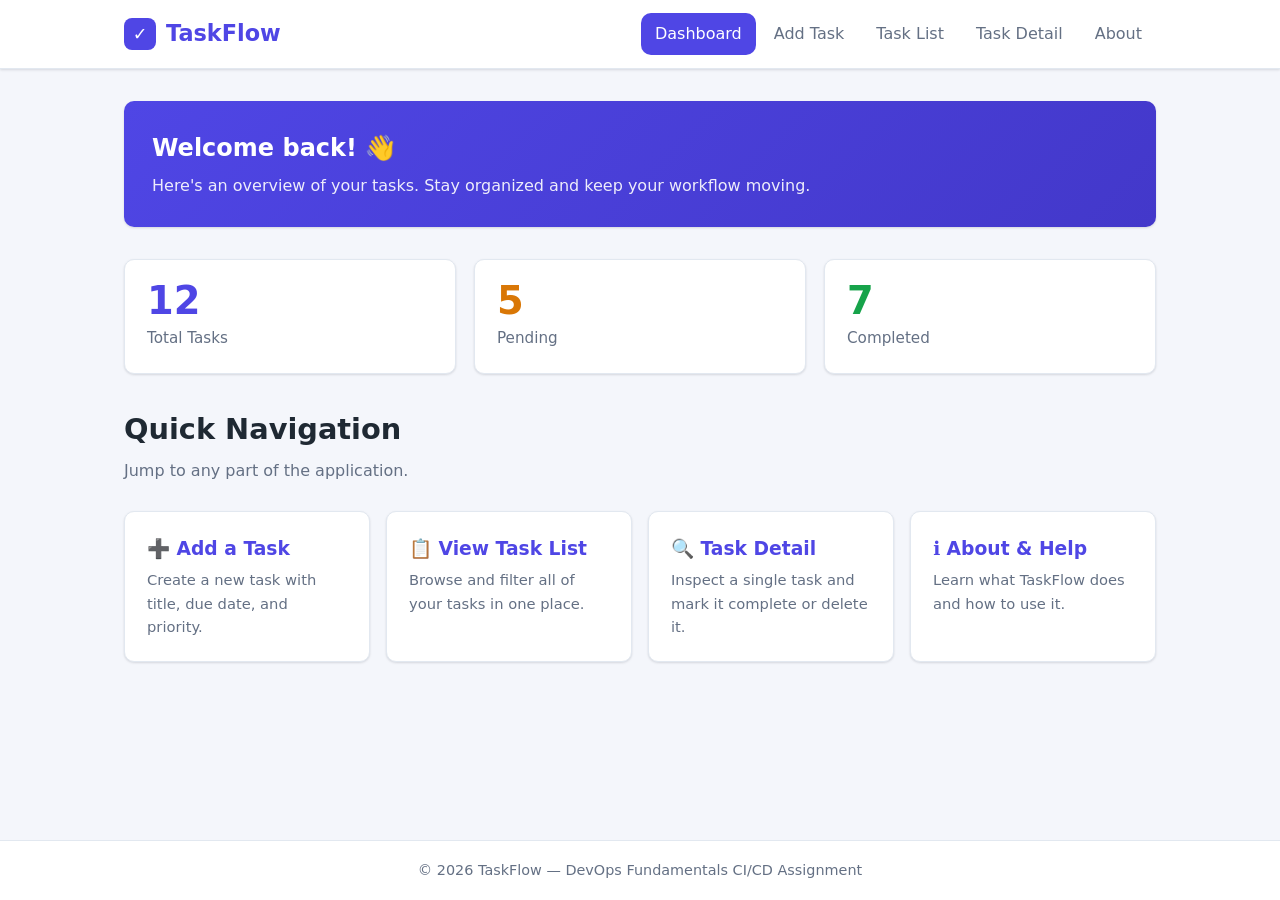
<file: index.html>
<!DOCTYPE html>
<html lang="en">
<head>
  <meta charset="UTF-8" />
  <meta name="viewport" content="width=device-width, initial-scale=1.0" />
  <title>TaskFlow — Home / Dashboard</title>
  <link rel="stylesheet" href="style.css" />
</head>
<body>
  <header>
    <div class="nav-container">
      <a href="index.html" class="brand"><span class="logo">✓</span> TaskFlow</a>
      <nav>
        <ul>
          <li><a href="index.html" class="active">Dashboard</a></li>
          <li><a href="add-task.html">Add Task</a></li>
          <li><a href="task-list.html">Task List</a></li>
          <li><a href="task-detail.html">Task Detail</a></li>
          <li><a href="about.html">About</a></li>
        </ul>
      </nav>
    </div>
  </header>

  <main>
    <div class="welcome">
      <h2>Welcome back! 👋</h2>
      <p>Here's an overview of your tasks. Stay organized and keep your workflow moving.</p>
    </div>

    <section class="stat-grid">
      <div class="card stat-card total">
        <div class="stat-value">12</div>
        <div class="stat-label">Total Tasks</div>
      </div>
      <div class="card stat-card pending">
        <div class="stat-value">5</div>
        <div class="stat-label">Pending</div>
      </div>
      <div class="card stat-card completed">
        <div class="stat-value">7</div>
        <div class="stat-label">Completed</div>
      </div>
    </section>

    <h2 class="page-title">Quick Navigation</h2>
    <p class="page-subtitle">Jump to any part of the application.</p>

    <section class="link-grid">
      <a href="add-task.html" class="card link-card">
        <h3>➕ Add a Task</h3>
        <p>Create a new task with title, due date, and priority.</p>
      </a>
      <a href="task-list.html" class="card link-card">
        <h3>📋 View Task List</h3>
        <p>Browse and filter all of your tasks in one place.</p>
      </a>
      <a href="task-detail.html" class="card link-card">
        <h3>🔍 Task Detail</h3>
        <p>Inspect a single task and mark it complete or delete it.</p>
      </a>
      <a href="about.html" class="card link-card">
        <h3>ℹ️ About &amp; Help</h3>
        <p>Learn what TaskFlow does and how to use it.</p>
      </a>
    </section>
  </main>

  <footer>
    &copy; 2026 TaskFlow — DevOps Fundamentals CI/CD Assignment
  </footer>
</body>
</html>
</file>
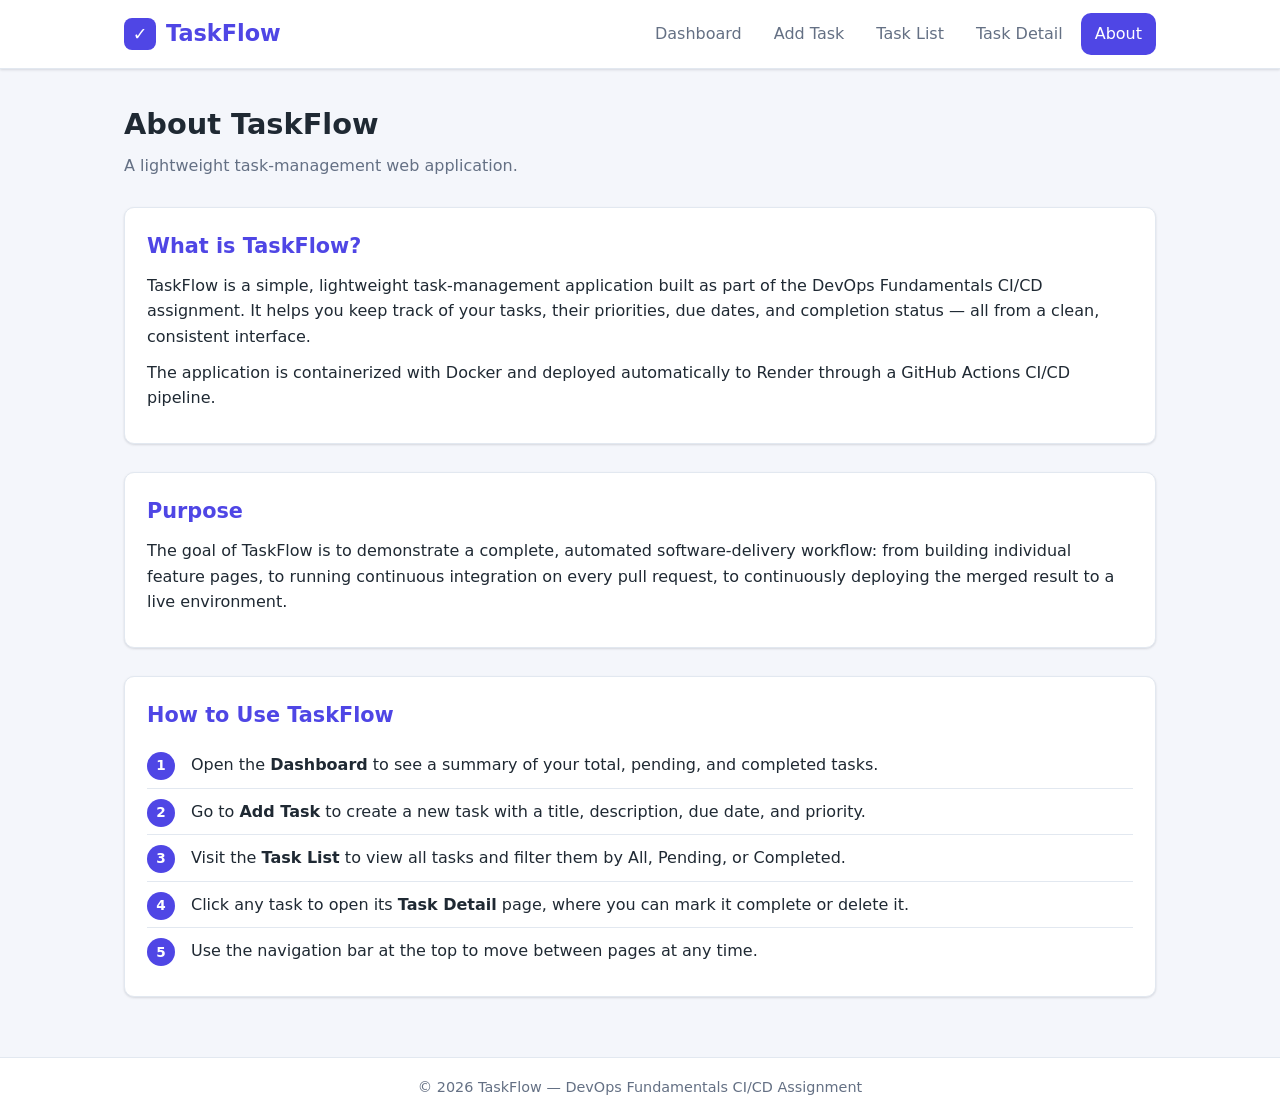
<file: about.html>
<!DOCTYPE html>
<html lang="en">
<head>
  <meta charset="UTF-8" />
  <meta name="viewport" content="width=device-width, initial-scale=1.0" />
  <title>TaskFlow — About / Help</title>
  <link rel="stylesheet" href="style.css" />
</head>
<body>
  <header>
    <div class="nav-container">
      <a href="index.html" class="brand"><span class="logo">✓</span> TaskFlow</a>
      <nav>
        <ul>
          <li><a href="index.html">Dashboard</a></li>
          <li><a href="add-task.html">Add Task</a></li>
          <li><a href="task-list.html">Task List</a></li>
          <li><a href="task-detail.html">Task Detail</a></li>
          <li><a href="about.html" class="active">About</a></li>
        </ul>
      </nav>
    </div>
  </header>

  <main>
    <h1 class="page-title">About TaskFlow</h1>
    <p class="page-subtitle">A lightweight task-management web application.</p>

    <div class="card about-section">
      <h2>What is TaskFlow?</h2>
      <p>
        TaskFlow is a simple, lightweight task-management application built as part of the
        DevOps Fundamentals CI/CD assignment. It helps you keep track of your tasks, their
        priorities, due dates, and completion status — all from a clean, consistent interface.
      </p>
      <p>
        The application is containerized with Docker and deployed automatically to Render
        through a GitHub Actions CI/CD pipeline.
      </p>
    </div>

    <div class="card about-section">
      <h2>Purpose</h2>
      <p>
        The goal of TaskFlow is to demonstrate a complete, automated software-delivery workflow:
        from building individual feature pages, to running continuous integration on every pull
        request, to continuously deploying the merged result to a live environment.
      </p>
    </div>

    <div class="card about-section">
      <h2>How to Use TaskFlow</h2>
      <ol class="steps">
        <li>Open the <strong>Dashboard</strong> to see a summary of your total, pending, and completed tasks.</li>
        <li>Go to <strong>Add Task</strong> to create a new task with a title, description, due date, and priority.</li>
        <li>Visit the <strong>Task List</strong> to view all tasks and filter them by All, Pending, or Completed.</li>
        <li>Click any task to open its <strong>Task Detail</strong> page, where you can mark it complete or delete it.</li>
        <li>Use the navigation bar at the top to move between pages at any time.</li>
      </ol>
    </div>
  </main>

  <footer>
    &copy; 2026 TaskFlow — DevOps Fundamentals CI/CD Assignment
  </footer>
</body>
</html>
</file>
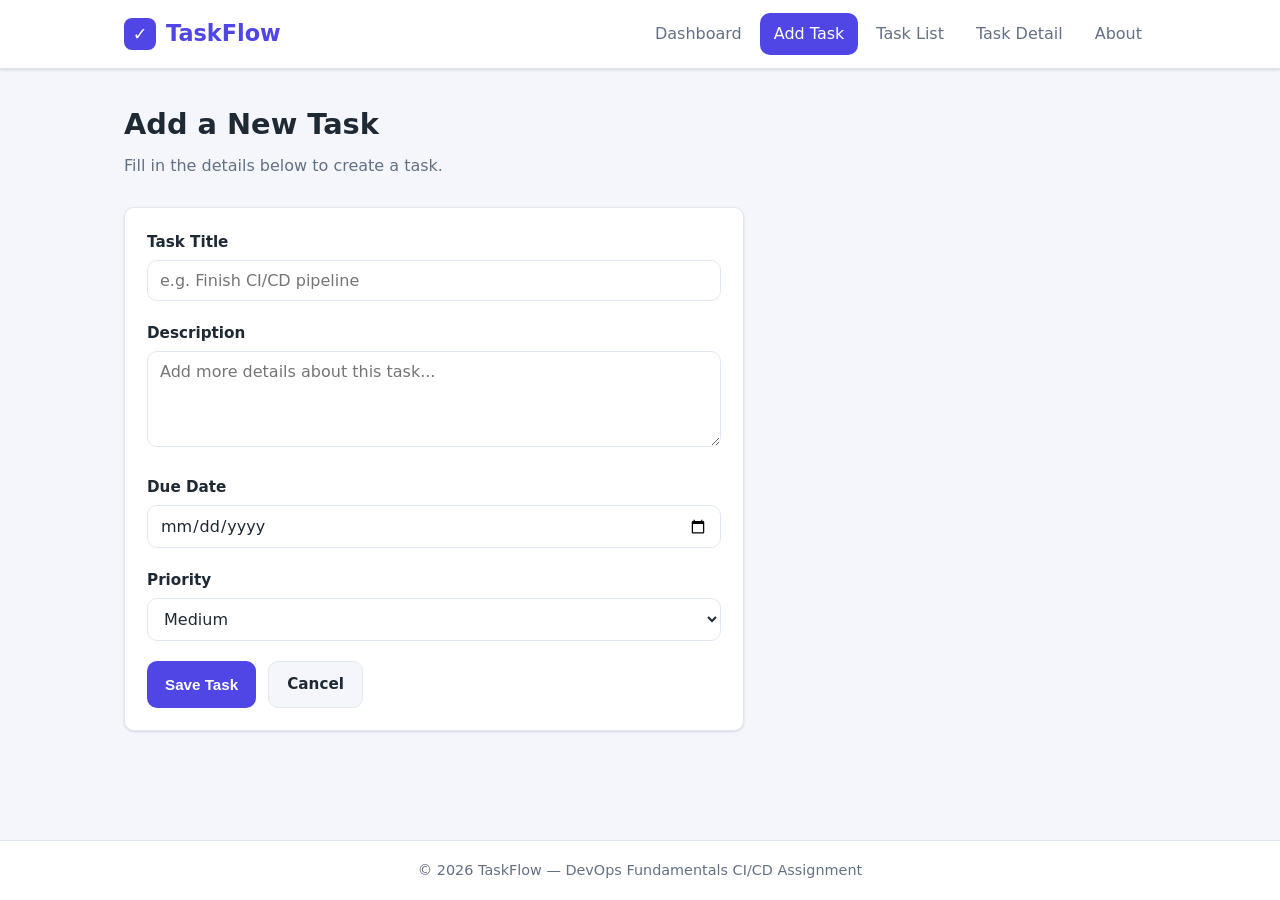
<file: add-task.html>
<!DOCTYPE html>
<html lang="en">
<head>
  <meta charset="UTF-8" />
  <meta name="viewport" content="width=device-width, initial-scale=1.0" />
  <title>TaskFlow — Add Task</title>
  <link rel="stylesheet" href="style.css" />
</head>
<body>
  <header>
    <div class="nav-container">
      <a href="index.html" class="brand"><span class="logo">✓</span> TaskFlow</a>
      <nav>
        <ul>
          <li><a href="index.html">Dashboard</a></li>
          <li><a href="add-task.html" class="active">Add Task</a></li>
          <li><a href="task-list.html">Task List</a></li>
          <li><a href="task-detail.html">Task Detail</a></li>
          <li><a href="about.html">About</a></li>
        </ul>
      </nav>
    </div>
  </header>

  <main>
    <h1 class="page-title">Add a New Task</h1>
    <p class="page-subtitle">Fill in the details below to create a task.</p>

    <div class="card form-card">
      <form action="task-list.html" method="get">
        <div class="form-group">
          <label for="title">Task Title</label>
          <input type="text" id="title" name="title" placeholder="e.g. Finish CI/CD pipeline" required />
        </div>

        <div class="form-group">
          <label for="description">Description</label>
          <textarea id="description" name="description" placeholder="Add more details about this task..."></textarea>
        </div>

        <div class="form-group">
          <label for="due-date">Due Date</label>
          <input type="date" id="due-date" name="due_date" required />
        </div>

        <div class="form-group">
          <label for="priority">Priority</label>
          <select id="priority" name="priority">
            <option value="high">High</option>
            <option value="medium" selected>Medium</option>
            <option value="low">Low</option>
          </select>
        </div>

        <div class="form-actions">
          <button type="submit" class="btn btn-primary">Save Task</button>
          <a href="index.html" class="btn btn-secondary">Cancel</a>
        </div>
      </form>
    </div>
  </main>

  <footer>
    &copy; 2026 TaskFlow — DevOps Fundamentals CI/CD Assignment
  </footer>
</body>
</html>
</file>
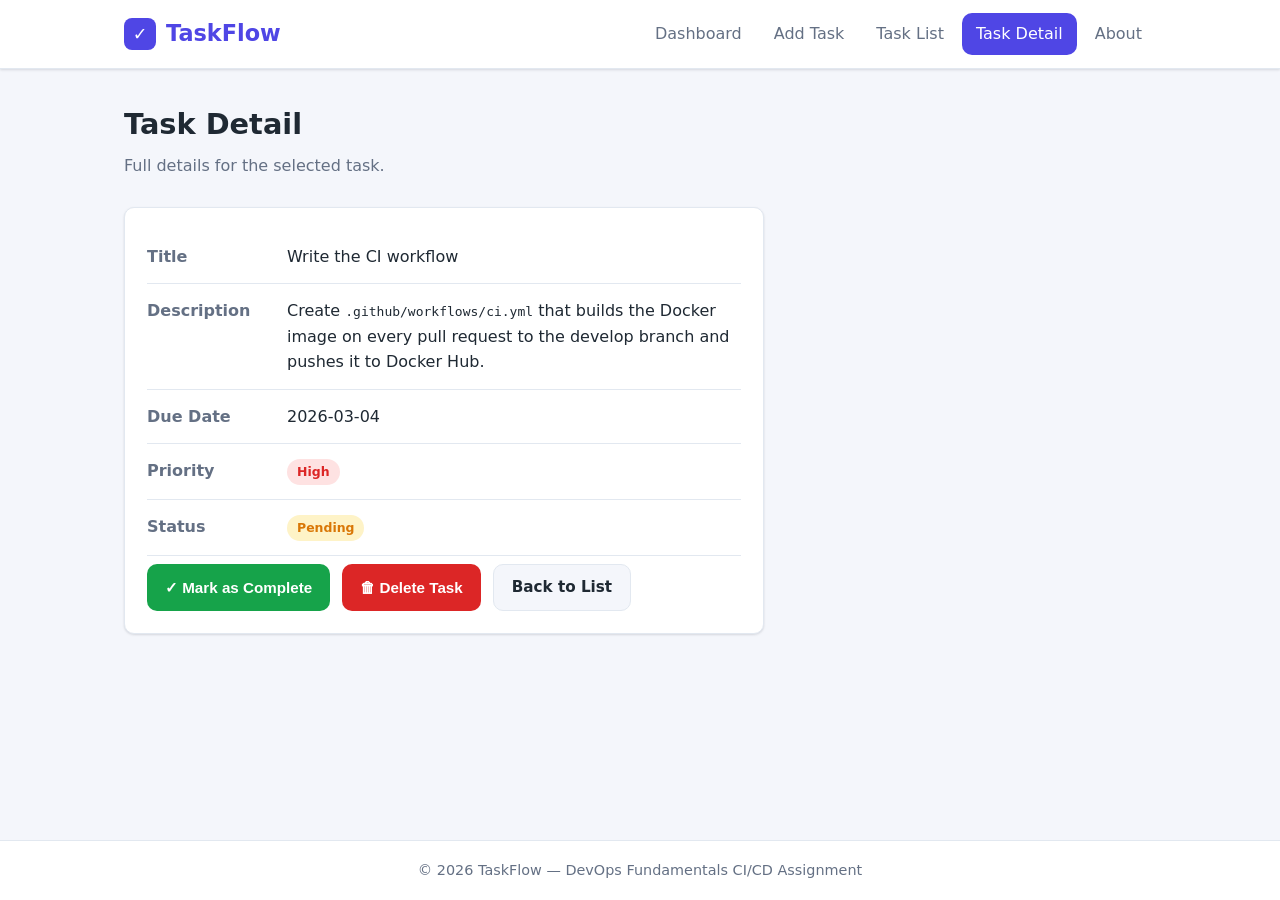
<file: task-detail.html>
<!DOCTYPE html>
<html lang="en">
<head>
  <meta charset="UTF-8" />
  <meta name="viewport" content="width=device-width, initial-scale=1.0" />
  <title>TaskFlow — Task Detail</title>
  <link rel="stylesheet" href="style.css" />
</head>
<body>
  <header>
    <div class="nav-container">
      <a href="index.html" class="brand"><span class="logo">✓</span> TaskFlow</a>
      <nav>
        <ul>
          <li><a href="index.html">Dashboard</a></li>
          <li><a href="add-task.html">Add Task</a></li>
          <li><a href="task-list.html">Task List</a></li>
          <li><a href="task-detail.html" class="active">Task Detail</a></li>
          <li><a href="about.html">About</a></li>
        </ul>
      </nav>
    </div>
  </header>

  <main>
    <h1 class="page-title">Task Detail</h1>
    <p class="page-subtitle">Full details for the selected task.</p>

    <div class="card detail-card">
      <div class="detail-row">
        <div class="detail-label">Title</div>
        <div class="detail-value">Write the CI workflow</div>
      </div>
      <div class="detail-row">
        <div class="detail-label">Description</div>
        <div class="detail-value">
          Create <code>.github/workflows/ci.yml</code> that builds the Docker image
          on every pull request to the develop branch and pushes it to Docker Hub.
        </div>
      </div>
      <div class="detail-row">
        <div class="detail-label">Due Date</div>
        <div class="detail-value">2026-03-04</div>
      </div>
      <div class="detail-row">
        <div class="detail-label">Priority</div>
        <div class="detail-value"><span class="badge badge-high">High</span></div>
      </div>
      <div class="detail-row">
        <div class="detail-label">Status</div>
        <div class="detail-value"><span class="badge badge-pending">Pending</span></div>
      </div>

      <div class="form-actions">
        <button type="button" class="btn btn-success">✓ Mark as Complete</button>
        <button type="button" class="btn btn-danger">🗑 Delete Task</button>
        <a href="task-list.html" class="btn btn-secondary">Back to List</a>
      </div>
    </div>
  </main>

  <footer>
    &copy; 2026 TaskFlow — DevOps Fundamentals CI/CD Assignment
  </footer>
</body>
</html>
</file>
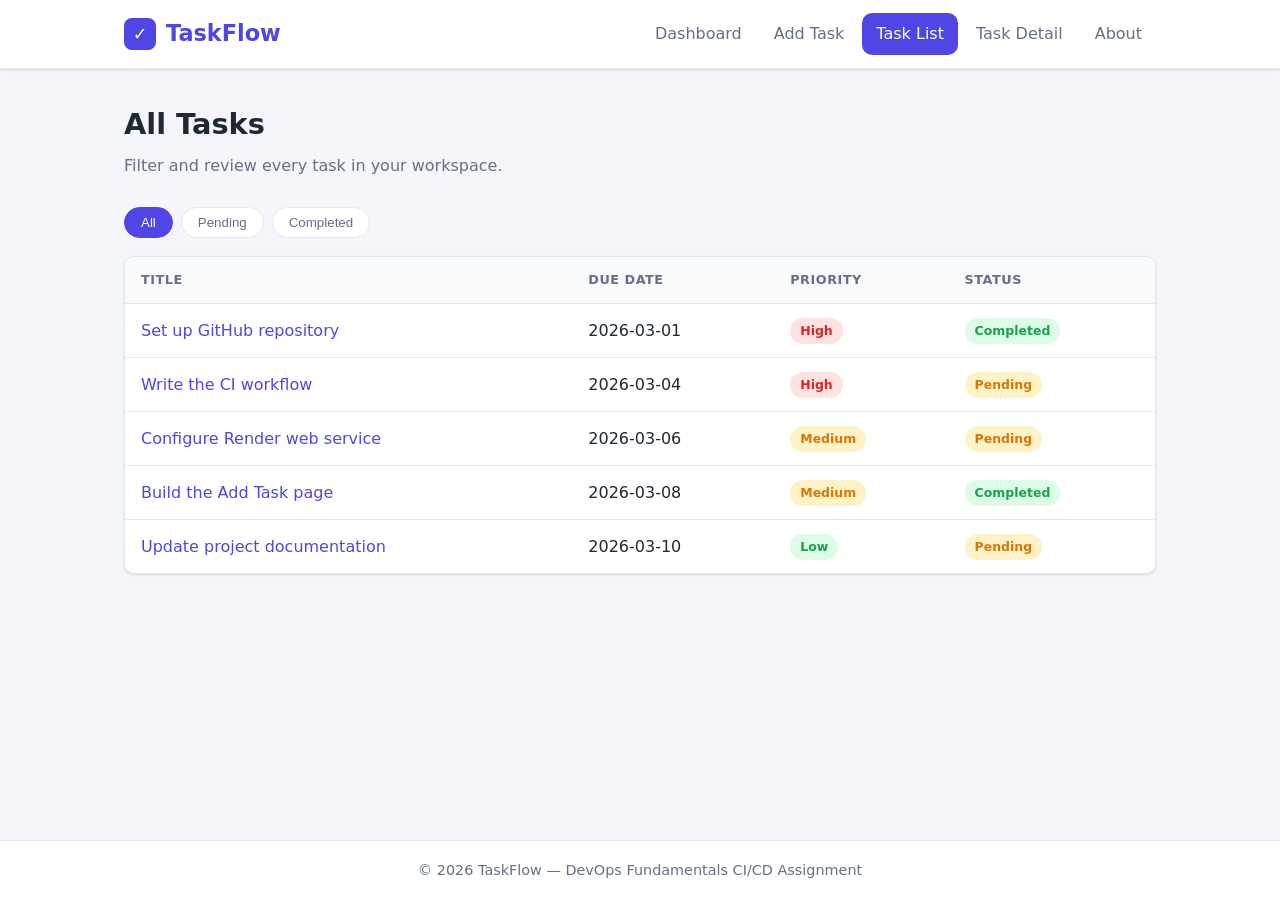
<file: task-list.html>
<!DOCTYPE html>
<html lang="en">
<head>
  <meta charset="UTF-8" />
  <meta name="viewport" content="width=device-width, initial-scale=1.0" />
  <title>TaskFlow — Task List</title>
  <link rel="stylesheet" href="style.css" />
</head>
<body>
  <header>
    <div class="nav-container">
      <a href="index.html" class="brand"><span class="logo">✓</span> TaskFlow</a>
      <nav>
        <ul>
          <li><a href="index.html">Dashboard</a></li>
          <li><a href="add-task.html">Add Task</a></li>
          <li><a href="task-list.html" class="active">Task List</a></li>
          <li><a href="task-detail.html">Task Detail</a></li>
          <li><a href="about.html">About</a></li>
        </ul>
      </nav>
    </div>
  </header>

  <main>
    <h1 class="page-title">All Tasks</h1>
    <p class="page-subtitle">Filter and review every task in your workspace.</p>

    <div class="filter-bar">
      <button class="filter-btn active">All</button>
      <button class="filter-btn">Pending</button>
      <button class="filter-btn">Completed</button>
    </div>

    <div class="table-wrap">
      <table>
        <thead>
          <tr>
            <th>Title</th>
            <th>Due Date</th>
            <th>Priority</th>
            <th>Status</th>
          </tr>
        </thead>
        <tbody>
          <tr>
            <td><a href="task-detail.html">Set up GitHub repository</a></td>
            <td>2026-03-01</td>
            <td><span class="badge badge-high">High</span></td>
            <td><span class="badge badge-completed">Completed</span></td>
          </tr>
          <tr>
            <td><a href="task-detail.html">Write the CI workflow</a></td>
            <td>2026-03-04</td>
            <td><span class="badge badge-high">High</span></td>
            <td><span class="badge badge-pending">Pending</span></td>
          </tr>
          <tr>
            <td><a href="task-detail.html">Configure Render web service</a></td>
            <td>2026-03-06</td>
            <td><span class="badge badge-medium">Medium</span></td>
            <td><span class="badge badge-pending">Pending</span></td>
          </tr>
          <tr>
            <td><a href="task-detail.html">Build the Add Task page</a></td>
            <td>2026-03-08</td>
            <td><span class="badge badge-medium">Medium</span></td>
            <td><span class="badge badge-completed">Completed</span></td>
          </tr>
          <tr>
            <td><a href="task-detail.html">Update project documentation</a></td>
            <td>2026-03-10</td>
            <td><span class="badge badge-low">Low</span></td>
            <td><span class="badge badge-pending">Pending</span></td>
          </tr>
        </tbody>
      </table>
    </div>
  </main>

  <footer>
    &copy; 2026 TaskFlow — DevOps Fundamentals CI/CD Assignment
  </footer>
</body>
</html>
</file>
<file: style.css>
/* ============================================================
   TaskFlow - Shared Stylesheet (style.css)
   Consistent look & feel across all five pages.
   ============================================================ */

:root {
  --bg: #f4f6fb;
  --surface: #ffffff;
  --primary: #4f46e5;
  --primary-dark: #4338ca;
  --text: #1f2933;
  --muted: #647084;
  --border: #e2e8f0;
  --success: #16a34a;
  --warning: #d97706;
  --danger: #dc2626;
  --high: #dc2626;
  --medium: #d97706;
  --low: #16a34a;
  --radius: 10px;
  --shadow: 0 1px 3px rgba(16, 24, 40, 0.08), 0 1px 2px rgba(16, 24, 40, 0.06);
}

* {
  box-sizing: border-box;
  margin: 0;
  padding: 0;
}

body {
  font-family: "Segoe UI", system-ui, -apple-system, Roboto, Helvetica, Arial, sans-serif;
  background: var(--bg);
  color: var(--text);
  line-height: 1.6;
  min-height: 100vh;
  display: flex;
  flex-direction: column;
}

/* ---------- Header & Navigation ---------- */
header {
  background: var(--surface);
  border-bottom: 1px solid var(--border);
  box-shadow: var(--shadow);
}

.nav-container {
  max-width: 1080px;
  margin: 0 auto;
  padding: 0 24px;
  display: flex;
  align-items: center;
  justify-content: space-between;
  flex-wrap: wrap;
}

.brand {
  display: flex;
  align-items: center;
  gap: 10px;
  padding: 16px 0;
  font-size: 1.4rem;
  font-weight: 700;
  color: var(--primary);
  text-decoration: none;
}

.brand .logo {
  width: 32px;
  height: 32px;
  background: var(--primary);
  color: #fff;
  border-radius: 8px;
  display: grid;
  place-items: center;
  font-size: 1.1rem;
}

nav ul {
  list-style: none;
  display: flex;
  gap: 4px;
  flex-wrap: wrap;
}

nav a {
  display: block;
  padding: 8px 14px;
  border-radius: var(--radius);
  text-decoration: none;
  color: var(--muted);
  font-weight: 500;
  transition: background 0.15s, color 0.15s;
}

nav a:hover {
  background: var(--bg);
  color: var(--text);
}

nav a.active {
  background: var(--primary);
  color: #fff;
}

/* ---------- Layout ---------- */
main {
  flex: 1;
  max-width: 1080px;
  width: 100%;
  margin: 0 auto;
  padding: 32px 24px;
}

.page-title {
  font-size: 1.8rem;
  margin-bottom: 6px;
}

.page-subtitle {
  color: var(--muted);
  margin-bottom: 28px;
}

/* ---------- Cards & Stat Grid ---------- */
.stat-grid {
  display: grid;
  grid-template-columns: repeat(auto-fit, minmax(200px, 1fr));
  gap: 18px;
  margin-bottom: 32px;
}

.card {
  background: var(--surface);
  border: 1px solid var(--border);
  border-radius: var(--radius);
  padding: 22px;
  box-shadow: var(--shadow);
}

.stat-card .stat-value {
  font-size: 2.4rem;
  font-weight: 700;
  line-height: 1;
}

.stat-card .stat-label {
  color: var(--muted);
  margin-top: 6px;
  font-size: 0.95rem;
}

.stat-card.total .stat-value { color: var(--primary); }
.stat-card.pending .stat-value { color: var(--warning); }
.stat-card.completed .stat-value { color: var(--success); }

.welcome {
  background: linear-gradient(135deg, var(--primary), var(--primary-dark));
  color: #fff;
  border-radius: var(--radius);
  padding: 28px;
  margin-bottom: 32px;
  box-shadow: var(--shadow);
}

.welcome h2 { font-size: 1.5rem; margin-bottom: 6px; }
.welcome p { opacity: 0.9; }

/* ---------- Quick Links ---------- */
.link-grid {
  display: grid;
  grid-template-columns: repeat(auto-fit, minmax(220px, 1fr));
  gap: 16px;
}

.link-card {
  display: block;
  text-decoration: none;
  color: inherit;
  transition: transform 0.15s, box-shadow 0.15s;
}

.link-card:hover {
  transform: translateY(-2px);
  box-shadow: 0 6px 16px rgba(16, 24, 40, 0.12);
}

.link-card h3 { color: var(--primary); margin-bottom: 4px; }
.link-card p { color: var(--muted); font-size: 0.92rem; }

/* ---------- Forms ---------- */
.form-card { max-width: 620px; }

.form-group {
  margin-bottom: 20px;
}

label {
  display: block;
  font-weight: 600;
  margin-bottom: 6px;
  font-size: 0.95rem;
}

input[type="text"],
input[type="date"],
textarea,
select {
  width: 100%;
  padding: 10px 12px;
  border: 1px solid var(--border);
  border-radius: var(--radius);
  font-size: 1rem;
  font-family: inherit;
  background: #fff;
  color: var(--text);
  transition: border-color 0.15s, box-shadow 0.15s;
}

input:focus,
textarea:focus,
select:focus {
  outline: none;
  border-color: var(--primary);
  box-shadow: 0 0 0 3px rgba(79, 70, 229, 0.15);
}

textarea { resize: vertical; min-height: 96px; }

.form-actions {
  display: flex;
  gap: 12px;
  margin-top: 8px;
}

/* ---------- Buttons ---------- */
.btn {
  display: inline-block;
  padding: 10px 18px;
  border: none;
  border-radius: var(--radius);
  font-size: 0.95rem;
  font-weight: 600;
  cursor: pointer;
  text-decoration: none;
  text-align: center;
  transition: background 0.15s, opacity 0.15s;
}

.btn-primary { background: var(--primary); color: #fff; }
.btn-primary:hover { background: var(--primary-dark); }

.btn-secondary { background: var(--bg); color: var(--text); border: 1px solid var(--border); }
.btn-secondary:hover { background: #e9edf5; }

.btn-success { background: var(--success); color: #fff; }
.btn-success:hover { opacity: 0.9; }

.btn-danger { background: var(--danger); color: #fff; }
.btn-danger:hover { opacity: 0.9; }

.btn-sm { padding: 6px 12px; font-size: 0.85rem; }

/* ---------- Filter Buttons ---------- */
.filter-bar {
  display: flex;
  gap: 8px;
  margin-bottom: 18px;
  flex-wrap: wrap;
}

.filter-btn {
  padding: 7px 16px;
  border: 1px solid var(--border);
  background: var(--surface);
  border-radius: 999px;
  cursor: pointer;
  font-weight: 500;
  color: var(--muted);
  transition: all 0.15s;
}

.filter-btn:hover { border-color: var(--primary); color: var(--primary); }
.filter-btn.active { background: var(--primary); border-color: var(--primary); color: #fff; }

/* ---------- Tables ---------- */
.table-wrap {
  background: var(--surface);
  border: 1px solid var(--border);
  border-radius: var(--radius);
  overflow: hidden;
  box-shadow: var(--shadow);
}

table {
  width: 100%;
  border-collapse: collapse;
}

th, td {
  text-align: left;
  padding: 13px 16px;
  border-bottom: 1px solid var(--border);
}

th {
  background: #f8fafc;
  font-size: 0.8rem;
  text-transform: uppercase;
  letter-spacing: 0.04em;
  color: var(--muted);
}

tbody tr:last-child td { border-bottom: none; }
tbody tr:hover { background: #f8fafc; }

td a { color: var(--primary); text-decoration: none; font-weight: 500; }
td a:hover { text-decoration: underline; }

/* ---------- Badges ---------- */
.badge {
  display: inline-block;
  padding: 3px 10px;
  border-radius: 999px;
  font-size: 0.78rem;
  font-weight: 600;
}

.badge-high { background: #fee2e2; color: var(--high); }
.badge-medium { background: #fef3c7; color: var(--medium); }
.badge-low { background: #dcfce7; color: var(--low); }

.badge-pending { background: #fef3c7; color: var(--warning); }
.badge-completed { background: #dcfce7; color: var(--success); }

/* ---------- Task Detail ---------- */
.detail-card { max-width: 640px; }

.detail-row {
  display: flex;
  padding: 14px 0;
  border-bottom: 1px solid var(--border);
}

.detail-row:last-child { border-bottom: none; }

.detail-label {
  width: 140px;
  font-weight: 600;
  color: var(--muted);
  flex-shrink: 0;
}

.detail-value { flex: 1; }

/* ---------- About / Help ---------- */
.about-section { margin-bottom: 28px; }
.about-section h2 { color: var(--primary); margin-bottom: 10px; font-size: 1.3rem; }
.about-section p { margin-bottom: 10px; }

.steps {
  list-style: none;
  counter-reset: step;
}

.steps li {
  counter-increment: step;
  position: relative;
  padding: 10px 0 10px 44px;
  border-bottom: 1px solid var(--border);
}

.steps li:last-child { border-bottom: none; }

.steps li::before {
  content: counter(step);
  position: absolute;
  left: 0;
  top: 10px;
  width: 28px;
  height: 28px;
  background: var(--primary);
  color: #fff;
  border-radius: 50%;
  display: grid;
  place-items: center;
  font-size: 0.85rem;
  font-weight: 700;
}

/* ---------- Footer ---------- */
footer {
  background: var(--surface);
  border-top: 1px solid var(--border);
  text-align: center;
  padding: 18px;
  color: var(--muted);
  font-size: 0.9rem;
  margin-top: auto;
}

/* ---------- Responsive ---------- */
@media (max-width: 640px) {
  .nav-container { flex-direction: column; align-items: flex-start; gap: 8px; }
  nav ul { width: 100%; }
  .detail-row { flex-direction: column; }
  .detail-label { width: auto; margin-bottom: 4px; }
  table { font-size: 0.9rem; }
  th, td { padding: 10px; }
}
</file>
